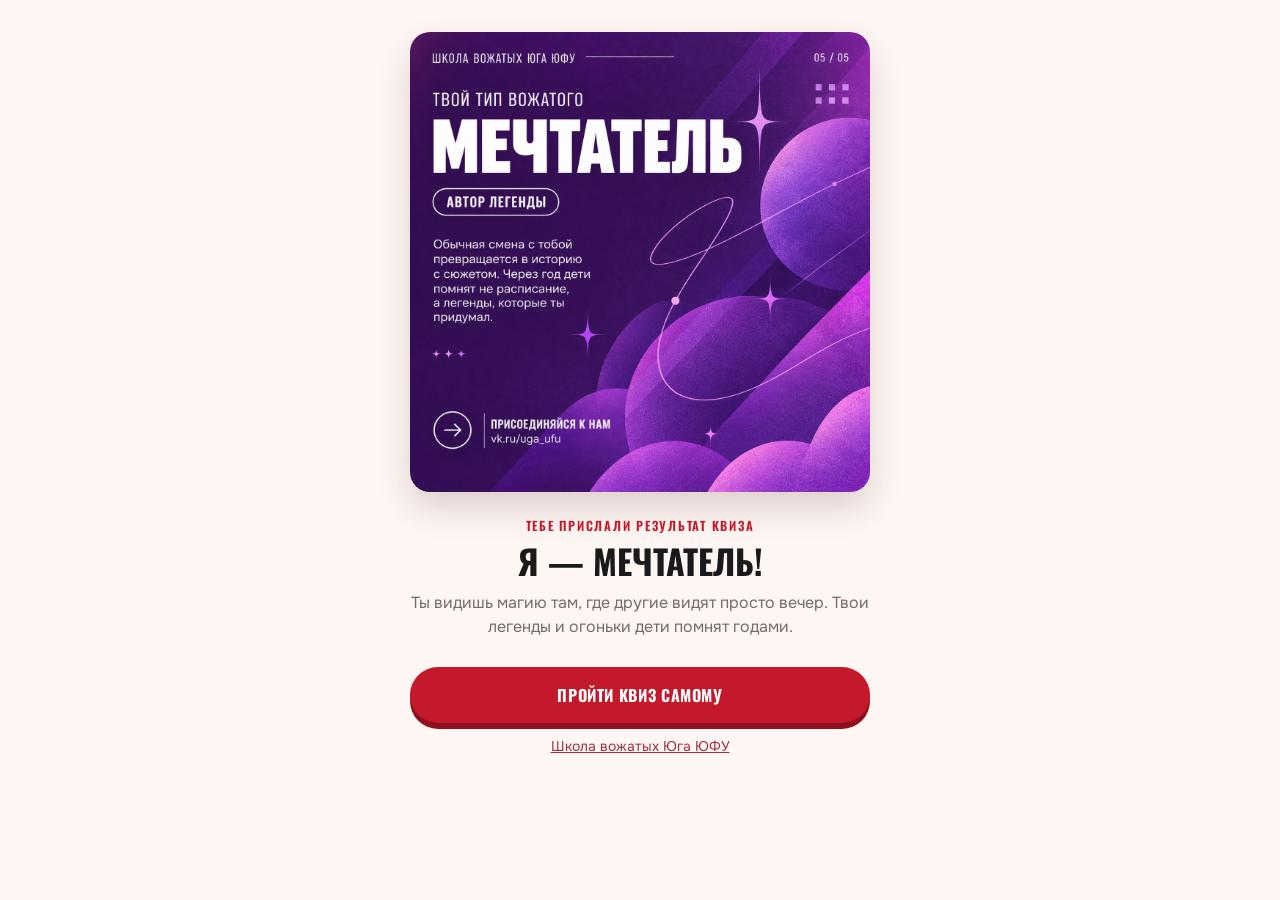
<file: share/dreamer.html>
<!DOCTYPE html>
<html lang="ru">
<head>
<meta charset="UTF-8">
<meta name="viewport" content="width=device-width, initial-scale=1">
<title>Я — Мечтатель! А ты кто? — Школа вожатых Юга ЮФУ</title>
<meta name="description" content="Ты видишь магию там, где другие видят просто вечер. Твои легенды и огоньки дети помнят годами.">

<meta property="og:type" content="website">
<meta property="og:title" content="Я — Мечтатель! А ты кто?">
<meta property="og:description" content="Ты видишь магию там, где другие видят просто вечер. Твои легенды и огоньки дети помнят годами. Пройди квиз и узнай свой тип вожатого.">
<meta property="og:image" content="https://sed4st1.github.io/shv-uga-quiz/share/img/dreamer.jpg">
<meta property="og:url" content="https://sed4st1.github.io/shv-uga-quiz/share/dreamer.html">
<meta name="twitter:card" content="summary_large_image">

<link rel="icon" href="data:image/svg+xml,%3Csvg xmlns='http://www.w3.org/2000/svg' viewBox='0 0 32 32'%3E%3Crect width='32' height='32' rx='6' fill='%23C4192B'/%3E%3C/svg%3E">
<link rel="preconnect" href="https://fonts.googleapis.com">
<link rel="preconnect" href="https://fonts.gstatic.com" crossorigin>
<link href="https://fonts.googleapis.com/css2?family=Oswald:wght@700&family=Onest:wght@400;500&display=swap" rel="stylesheet">
<style>
  :root { --red:#C4192B; --red-deep:#8F0F1E; --warm:#FDF6F3; --ink:#1A1A1A; --muted:#7A6A66; }
  * { box-sizing: border-box; }
  body {
    margin: 0; min-height: 100vh; min-height: 100dvh;
    display: flex; justify-content: center;
    background: var(--warm); color: var(--ink);
    font-family: 'Onest', -apple-system, BlinkMacSystemFont, sans-serif;
    padding: 32px 20px;
  }
  .card { max-width: 460px; width: 100%; text-align: center; }
  .card img {
    width: 100%; border-radius: 20px; display: block; margin-bottom: 24px;
    box-shadow: 0 16px 34px rgba(90,40,35,.18);
  }
  .eyebrow {
    font-family: 'Oswald', sans-serif; font-weight: 600; font-size: 12.5px;
    letter-spacing: .14em; text-transform: uppercase; color: var(--red); margin-bottom: 8px;
  }
  h1 {
    font-family: 'Oswald', sans-serif; font-weight: 700; text-transform: uppercase;
    font-size: 34px; line-height: 1.05; margin: 0 0 12px;
  }
  p { font-size: 16px; line-height: 1.5; color: var(--muted); margin: 0 0 28px; }
  .btn {
    display: block; background: var(--red); color: #fff; text-decoration: none;
    font-family: 'Oswald', sans-serif; font-weight: 700; text-transform: uppercase;
    letter-spacing: .04em; padding: 16px; border-radius: 999px; margin-bottom: 12px;
    box-shadow: 0 6px 0 var(--red-deep);
  }
  .link {
    display: inline-block; color: var(--red-deep); font-size: 14px;
    text-decoration: underline; opacity: .85;
  }
</style>
</head>
<body>
  <div class="card">
    <img src="img/dreamer.jpg" alt="Мечтатель — Школа вожатых Юга ЮФУ">
    <div class="eyebrow">Тебе прислали результат квиза</div>
    <h1>Я — Мечтатель!</h1>
    <p>Ты видишь магию там, где другие видят просто вечер. Твои легенды и огоньки дети помнят годами.</p>
    <a class="btn" href="../index.html">Пройти квиз самому</a>
    <a class="link" href="https://vk.ru/uga_ufu" target="_blank" rel="noopener">Школа вожатых Юга ЮФУ</a>
  </div>
</body>
</html>
</file>
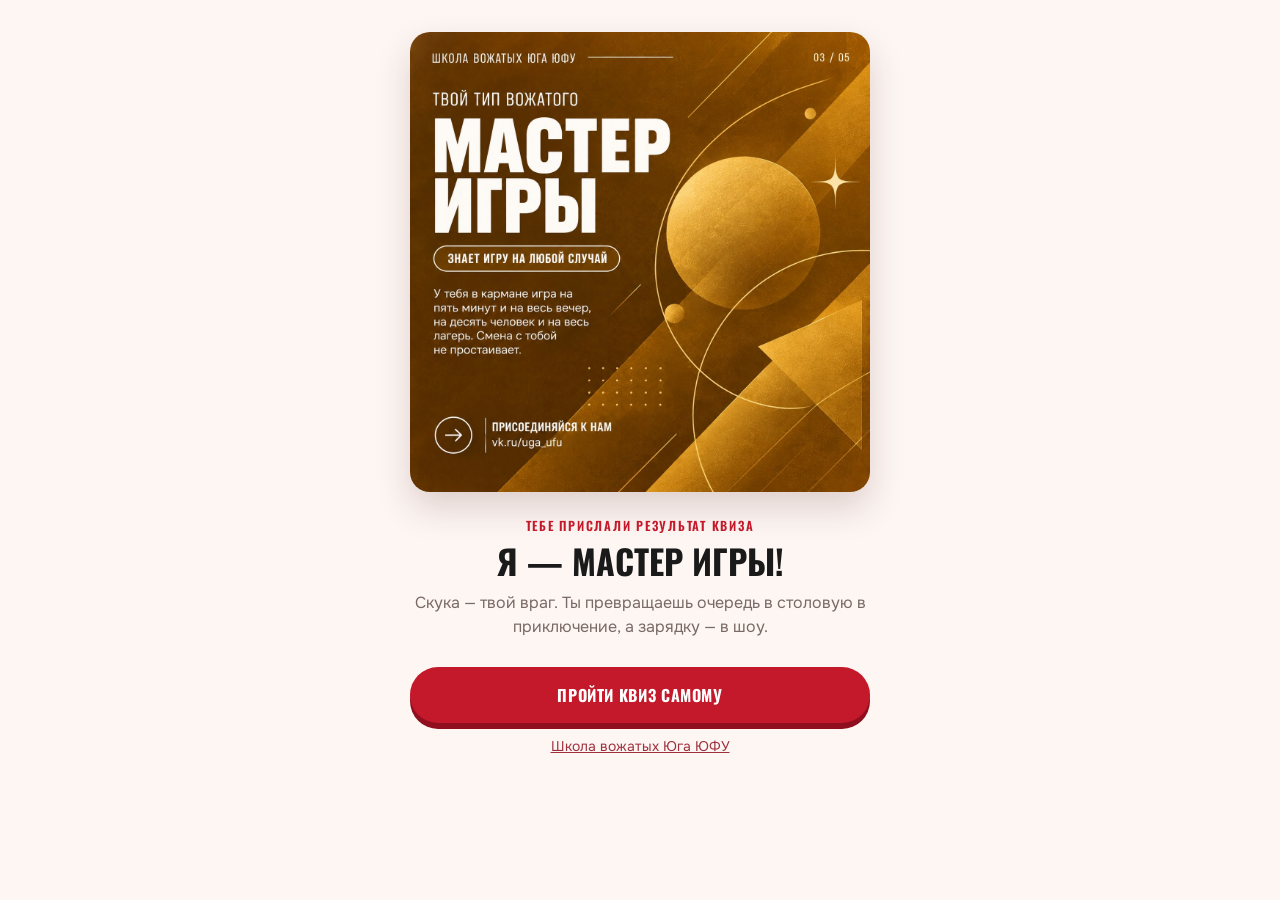
<file: share/game.html>
<!DOCTYPE html>
<html lang="ru">
<head>
<meta charset="UTF-8">
<meta name="viewport" content="width=device-width, initial-scale=1">
<title>Я — Мастер игры! А ты кто? — Школа вожатых Юга ЮФУ</title>
<meta name="description" content="Скука — твой враг. Ты превращаешь очередь в столовую в приключение, а зарядку — в шоу.">

<meta property="og:type" content="website">
<meta property="og:title" content="Я — Мастер игры! А ты кто?">
<meta property="og:description" content="Скука — твой враг. Ты превращаешь очередь в столовую в приключение, а зарядку — в шоу. Пройди квиз и узнай свой тип вожатого.">
<meta property="og:image" content="https://sed4st1.github.io/shv-uga-quiz/share/img/game.jpg">
<meta property="og:url" content="https://sed4st1.github.io/shv-uga-quiz/share/game.html">
<meta name="twitter:card" content="summary_large_image">

<link rel="icon" href="data:image/svg+xml,%3Csvg xmlns='http://www.w3.org/2000/svg' viewBox='0 0 32 32'%3E%3Crect width='32' height='32' rx='6' fill='%23C4192B'/%3E%3C/svg%3E">
<link rel="preconnect" href="https://fonts.googleapis.com">
<link rel="preconnect" href="https://fonts.gstatic.com" crossorigin>
<link href="https://fonts.googleapis.com/css2?family=Oswald:wght@700&family=Onest:wght@400;500&display=swap" rel="stylesheet">
<style>
  :root { --red:#C4192B; --red-deep:#8F0F1E; --warm:#FDF6F3; --ink:#1A1A1A; --muted:#7A6A66; }
  * { box-sizing: border-box; }
  body {
    margin: 0; min-height: 100vh; min-height: 100dvh;
    display: flex; justify-content: center;
    background: var(--warm); color: var(--ink);
    font-family: 'Onest', -apple-system, BlinkMacSystemFont, sans-serif;
    padding: 32px 20px;
  }
  .card { max-width: 460px; width: 100%; text-align: center; }
  .card img {
    width: 100%; border-radius: 20px; display: block; margin-bottom: 24px;
    box-shadow: 0 16px 34px rgba(90,40,35,.18);
  }
  .eyebrow {
    font-family: 'Oswald', sans-serif; font-weight: 600; font-size: 12.5px;
    letter-spacing: .14em; text-transform: uppercase; color: var(--red); margin-bottom: 8px;
  }
  h1 {
    font-family: 'Oswald', sans-serif; font-weight: 700; text-transform: uppercase;
    font-size: 34px; line-height: 1.05; margin: 0 0 12px;
  }
  p { font-size: 16px; line-height: 1.5; color: var(--muted); margin: 0 0 28px; }
  .btn {
    display: block; background: var(--red); color: #fff; text-decoration: none;
    font-family: 'Oswald', sans-serif; font-weight: 700; text-transform: uppercase;
    letter-spacing: .04em; padding: 16px; border-radius: 999px; margin-bottom: 12px;
    box-shadow: 0 6px 0 var(--red-deep);
  }
  .link {
    display: inline-block; color: var(--red-deep); font-size: 14px;
    text-decoration: underline; opacity: .85;
  }
</style>
</head>
<body>
  <div class="card">
    <img src="img/game.jpg" alt="Мастер игры — Школа вожатых Юга ЮФУ">
    <div class="eyebrow">Тебе прислали результат квиза</div>
    <h1>Я — Мастер игры!</h1>
    <p>Скука — твой враг. Ты превращаешь очередь в столовую в приключение, а зарядку — в шоу.</p>
    <a class="btn" href="../index.html">Пройти квиз самому</a>
    <a class="link" href="https://vk.ru/uga_ufu" target="_blank" rel="noopener">Школа вожатых Юга ЮФУ</a>
  </div>
</body>
</html>
</file>
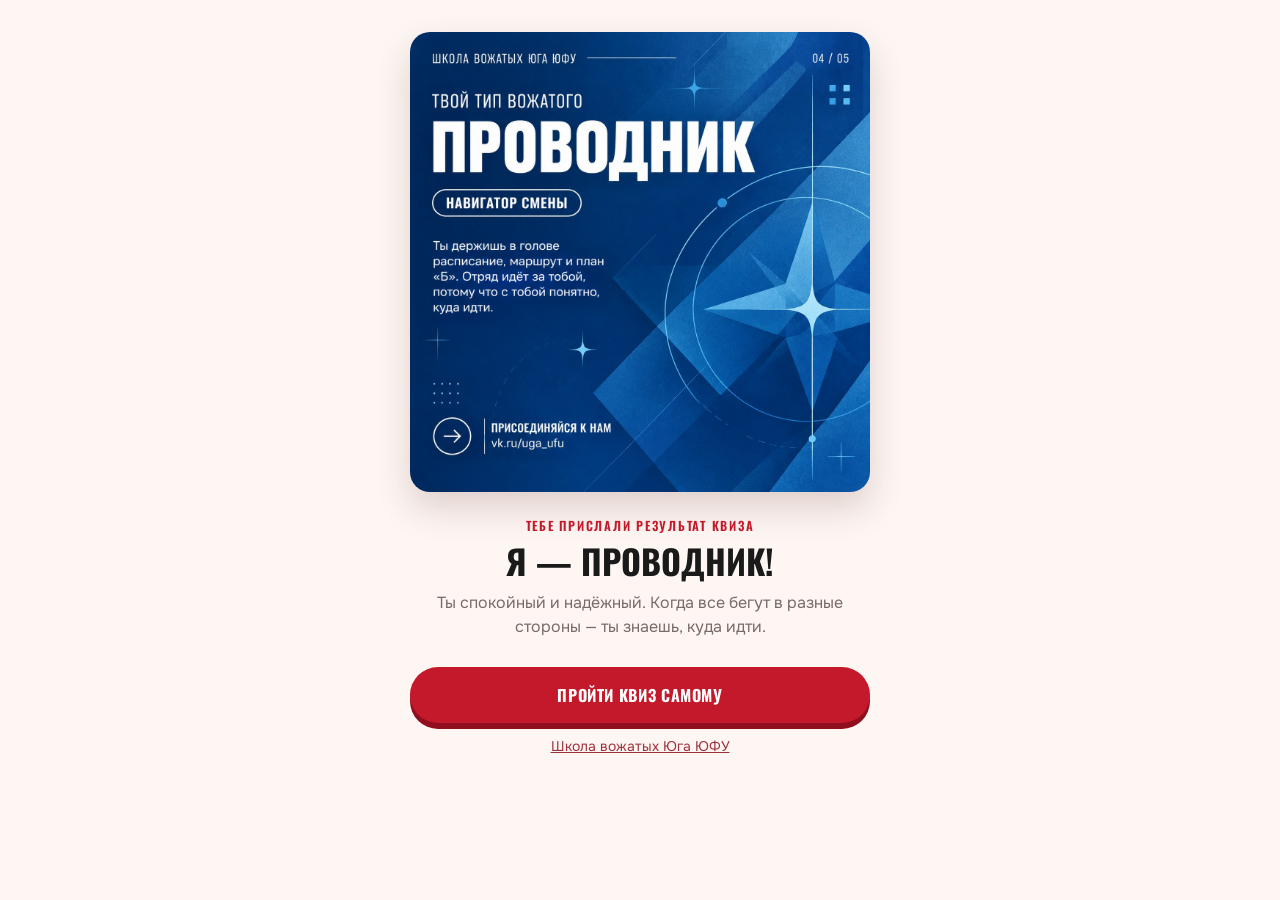
<file: share/guide.html>
<!DOCTYPE html>
<html lang="ru">
<head>
<meta charset="UTF-8">
<meta name="viewport" content="width=device-width, initial-scale=1">
<title>Я — Проводник! А ты кто? — Школа вожатых Юга ЮФУ</title>
<meta name="description" content="Ты спокойный и надёжный. Когда все бегут в разные стороны — ты знаешь, куда идти.">

<meta property="og:type" content="website">
<meta property="og:title" content="Я — Проводник! А ты кто?">
<meta property="og:description" content="Ты спокойный и надёжный. Когда все бегут в разные стороны — ты знаешь, куда идти. Пройди квиз и узнай свой тип вожатого.">
<meta property="og:image" content="https://sed4st1.github.io/shv-uga-quiz/share/img/guide.jpg">
<meta property="og:url" content="https://sed4st1.github.io/shv-uga-quiz/share/guide.html">
<meta name="twitter:card" content="summary_large_image">

<link rel="icon" href="data:image/svg+xml,%3Csvg xmlns='http://www.w3.org/2000/svg' viewBox='0 0 32 32'%3E%3Crect width='32' height='32' rx='6' fill='%23C4192B'/%3E%3C/svg%3E">
<link rel="preconnect" href="https://fonts.googleapis.com">
<link rel="preconnect" href="https://fonts.gstatic.com" crossorigin>
<link href="https://fonts.googleapis.com/css2?family=Oswald:wght@700&family=Onest:wght@400;500&display=swap" rel="stylesheet">
<style>
  :root { --red:#C4192B; --red-deep:#8F0F1E; --warm:#FDF6F3; --ink:#1A1A1A; --muted:#7A6A66; }
  * { box-sizing: border-box; }
  body {
    margin: 0; min-height: 100vh; min-height: 100dvh;
    display: flex; justify-content: center;
    background: var(--warm); color: var(--ink);
    font-family: 'Onest', -apple-system, BlinkMacSystemFont, sans-serif;
    padding: 32px 20px;
  }
  .card { max-width: 460px; width: 100%; text-align: center; }
  .card img {
    width: 100%; border-radius: 20px; display: block; margin-bottom: 24px;
    box-shadow: 0 16px 34px rgba(90,40,35,.18);
  }
  .eyebrow {
    font-family: 'Oswald', sans-serif; font-weight: 600; font-size: 12.5px;
    letter-spacing: .14em; text-transform: uppercase; color: var(--red); margin-bottom: 8px;
  }
  h1 {
    font-family: 'Oswald', sans-serif; font-weight: 700; text-transform: uppercase;
    font-size: 34px; line-height: 1.05; margin: 0 0 12px;
  }
  p { font-size: 16px; line-height: 1.5; color: var(--muted); margin: 0 0 28px; }
  .btn {
    display: block; background: var(--red); color: #fff; text-decoration: none;
    font-family: 'Oswald', sans-serif; font-weight: 700; text-transform: uppercase;
    letter-spacing: .04em; padding: 16px; border-radius: 999px; margin-bottom: 12px;
    box-shadow: 0 6px 0 var(--red-deep);
  }
  .link {
    display: inline-block; color: var(--red-deep); font-size: 14px;
    text-decoration: underline; opacity: .85;
  }
</style>
</head>
<body>
  <div class="card">
    <img src="img/guide.jpg" alt="Проводник — Школа вожатых Юга ЮФУ">
    <div class="eyebrow">Тебе прислали результат квиза</div>
    <h1>Я — Проводник!</h1>
    <p>Ты спокойный и надёжный. Когда все бегут в разные стороны — ты знаешь, куда идти.</p>
    <a class="btn" href="../index.html">Пройти квиз самому</a>
    <a class="link" href="https://vk.ru/uga_ufu" target="_blank" rel="noopener">Школа вожатых Юга ЮФУ</a>
  </div>
</body>
</html>
</file>
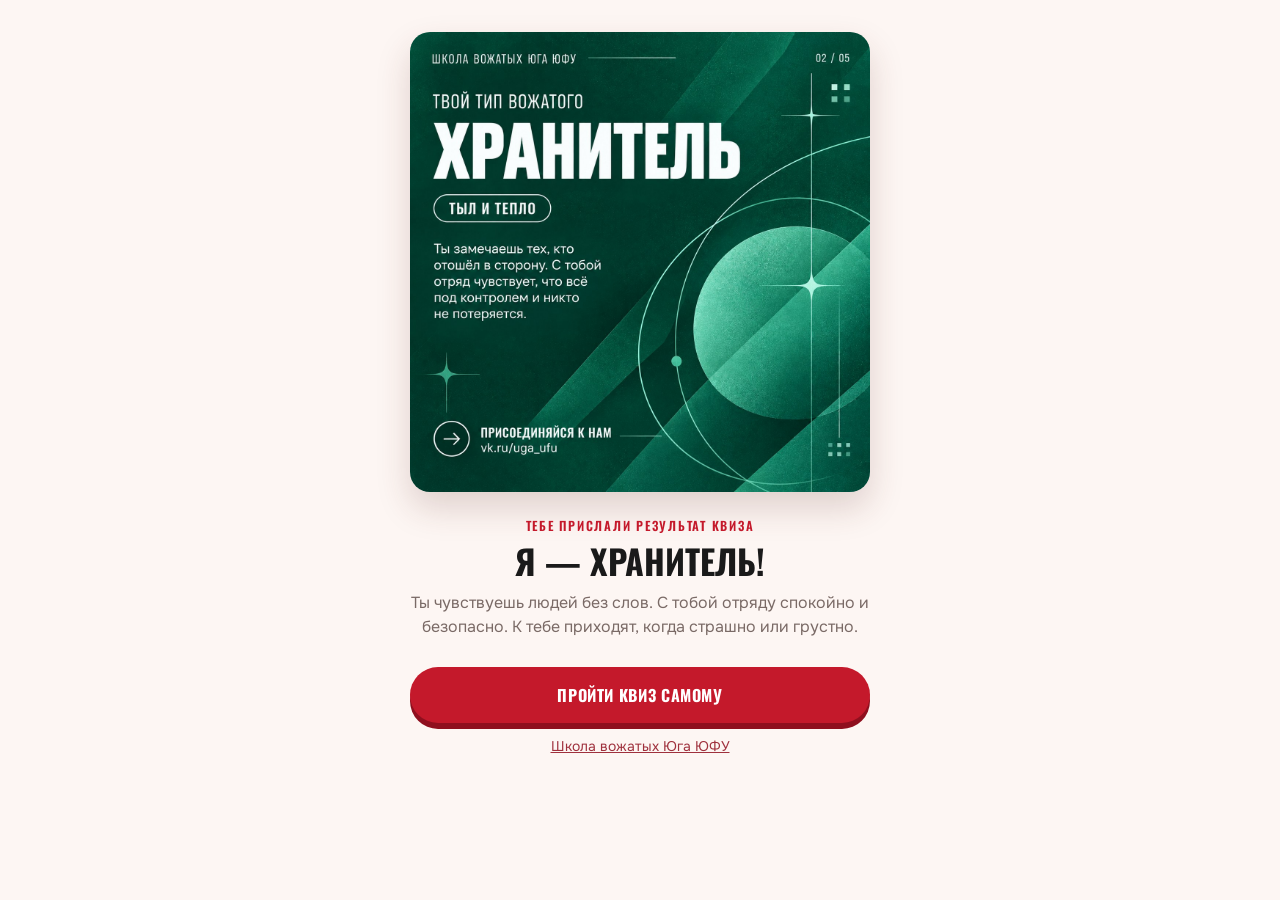
<file: share/keeper.html>
<!DOCTYPE html>
<html lang="ru">
<head>
<meta charset="UTF-8">
<meta name="viewport" content="width=device-width, initial-scale=1">
<title>Я — Хранитель! А ты кто? — Школа вожатых Юга ЮФУ</title>
<meta name="description" content="Ты чувствуешь людей без слов. С тобой отряду спокойно и безопасно. К тебе приходят, когда страшно или грустно.">

<meta property="og:type" content="website">
<meta property="og:title" content="Я — Хранитель! А ты кто?">
<meta property="og:description" content="Ты чувствуешь людей без слов. С тобой отряду спокойно и безопасно. К тебе приходят, когда страшно или грустно. Пройди квиз и узнай свой тип вожатого.">
<meta property="og:image" content="https://sed4st1.github.io/shv-uga-quiz/share/img/keeper.jpg">
<meta property="og:url" content="https://sed4st1.github.io/shv-uga-quiz/share/keeper.html">
<meta name="twitter:card" content="summary_large_image">

<link rel="icon" href="data:image/svg+xml,%3Csvg xmlns='http://www.w3.org/2000/svg' viewBox='0 0 32 32'%3E%3Crect width='32' height='32' rx='6' fill='%23C4192B'/%3E%3C/svg%3E">
<link rel="preconnect" href="https://fonts.googleapis.com">
<link rel="preconnect" href="https://fonts.gstatic.com" crossorigin>
<link href="https://fonts.googleapis.com/css2?family=Oswald:wght@700&family=Onest:wght@400;500&display=swap" rel="stylesheet">
<style>
  :root { --red:#C4192B; --red-deep:#8F0F1E; --warm:#FDF6F3; --ink:#1A1A1A; --muted:#7A6A66; }
  * { box-sizing: border-box; }
  body {
    margin: 0; min-height: 100vh; min-height: 100dvh;
    display: flex; justify-content: center;
    background: var(--warm); color: var(--ink);
    font-family: 'Onest', -apple-system, BlinkMacSystemFont, sans-serif;
    padding: 32px 20px;
  }
  .card { max-width: 460px; width: 100%; text-align: center; }
  .card img {
    width: 100%; border-radius: 20px; display: block; margin-bottom: 24px;
    box-shadow: 0 16px 34px rgba(90,40,35,.18);
  }
  .eyebrow {
    font-family: 'Oswald', sans-serif; font-weight: 600; font-size: 12.5px;
    letter-spacing: .14em; text-transform: uppercase; color: var(--red); margin-bottom: 8px;
  }
  h1 {
    font-family: 'Oswald', sans-serif; font-weight: 700; text-transform: uppercase;
    font-size: 34px; line-height: 1.05; margin: 0 0 12px;
  }
  p { font-size: 16px; line-height: 1.5; color: var(--muted); margin: 0 0 28px; }
  .btn {
    display: block; background: var(--red); color: #fff; text-decoration: none;
    font-family: 'Oswald', sans-serif; font-weight: 700; text-transform: uppercase;
    letter-spacing: .04em; padding: 16px; border-radius: 999px; margin-bottom: 12px;
    box-shadow: 0 6px 0 var(--red-deep);
  }
  .link {
    display: inline-block; color: var(--red-deep); font-size: 14px;
    text-decoration: underline; opacity: .85;
  }
</style>
</head>
<body>
  <div class="card">
    <img src="img/keeper.jpg" alt="Хранитель — Школа вожатых Юга ЮФУ">
    <div class="eyebrow">Тебе прислали результат квиза</div>
    <h1>Я — Хранитель!</h1>
    <p>Ты чувствуешь людей без слов. С тобой отряду спокойно и безопасно. К тебе приходят, когда страшно или грустно.</p>
    <a class="btn" href="../index.html">Пройти квиз самому</a>
    <a class="link" href="https://vk.ru/uga_ufu" target="_blank" rel="noopener">Школа вожатых Юга ЮФУ</a>
  </div>
</body>
</html>
</file>
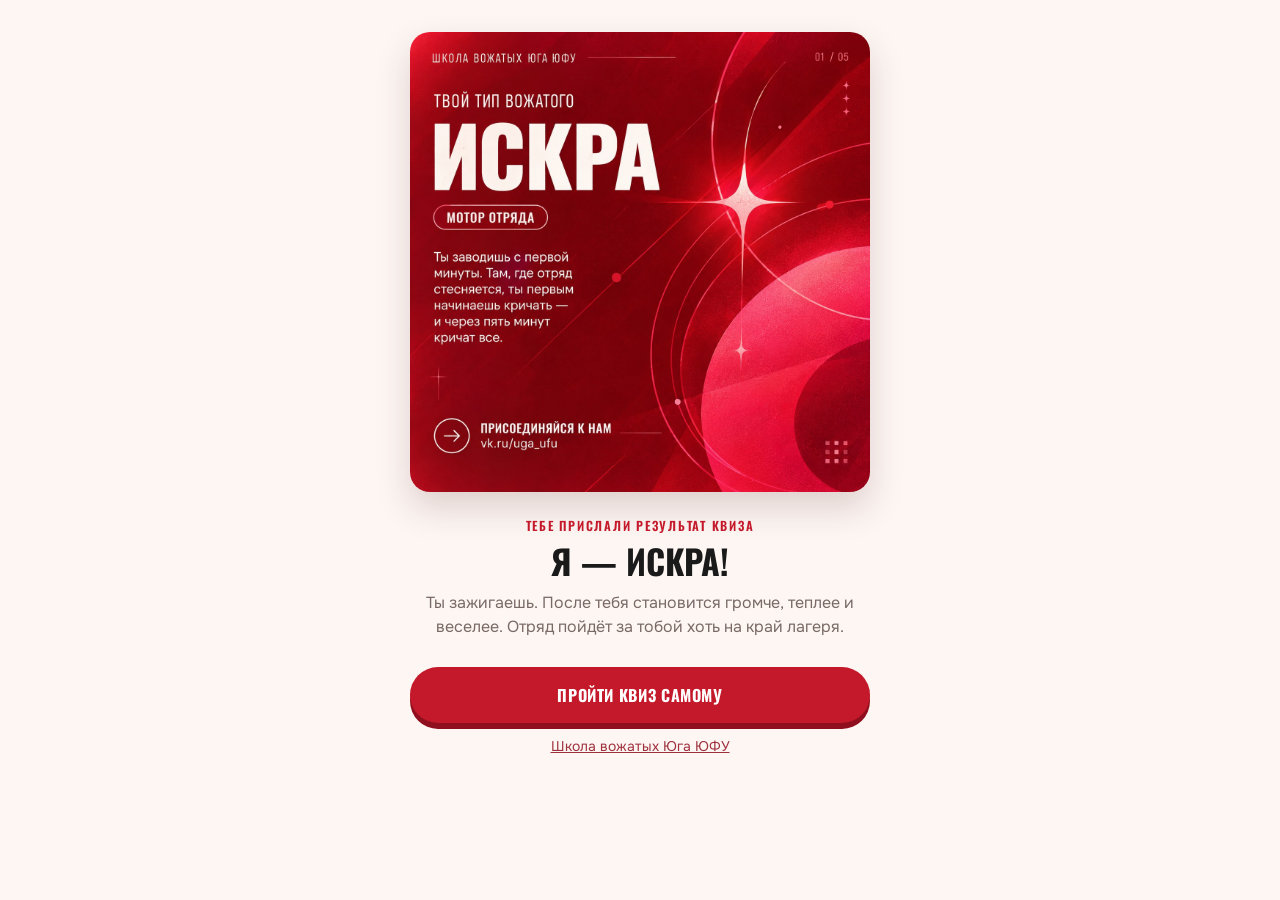
<file: share/spark.html>
<!DOCTYPE html>
<html lang="ru">
<head>
<meta charset="UTF-8">
<meta name="viewport" content="width=device-width, initial-scale=1">
<title>Я — Искра! А ты кто? — Школа вожатых Юга ЮФУ</title>
<meta name="description" content="Ты зажигаешь. После тебя становится громче, теплее и веселее. Отряд пойдёт за тобой хоть на край лагеря.">

<meta property="og:type" content="website">
<meta property="og:title" content="Я — Искра! А ты кто?">
<meta property="og:description" content="Ты зажигаешь. После тебя становится громче, теплее и веселее. Отряд пойдёт за тобой хоть на край лагеря. Пройди квиз и узнай свой тип вожатого.">
<meta property="og:image" content="https://sed4st1.github.io/shv-uga-quiz/share/img/spark.jpg">
<meta property="og:url" content="https://sed4st1.github.io/shv-uga-quiz/share/spark.html">
<meta name="twitter:card" content="summary_large_image">

<link rel="icon" href="data:image/svg+xml,%3Csvg xmlns='http://www.w3.org/2000/svg' viewBox='0 0 32 32'%3E%3Crect width='32' height='32' rx='6' fill='%23C4192B'/%3E%3C/svg%3E">
<link rel="preconnect" href="https://fonts.googleapis.com">
<link rel="preconnect" href="https://fonts.gstatic.com" crossorigin>
<link href="https://fonts.googleapis.com/css2?family=Oswald:wght@700&family=Onest:wght@400;500&display=swap" rel="stylesheet">
<style>
  :root { --red:#C4192B; --red-deep:#8F0F1E; --warm:#FDF6F3; --ink:#1A1A1A; --muted:#7A6A66; }
  * { box-sizing: border-box; }
  body {
    margin: 0; min-height: 100vh; min-height: 100dvh;
    display: flex; justify-content: center;
    background: var(--warm); color: var(--ink);
    font-family: 'Onest', -apple-system, BlinkMacSystemFont, sans-serif;
    padding: 32px 20px;
  }
  .card { max-width: 460px; width: 100%; text-align: center; }
  .card img {
    width: 100%; border-radius: 20px; display: block; margin-bottom: 24px;
    box-shadow: 0 16px 34px rgba(90,40,35,.18);
  }
  .eyebrow {
    font-family: 'Oswald', sans-serif; font-weight: 600; font-size: 12.5px;
    letter-spacing: .14em; text-transform: uppercase; color: var(--red); margin-bottom: 8px;
  }
  h1 {
    font-family: 'Oswald', sans-serif; font-weight: 700; text-transform: uppercase;
    font-size: 34px; line-height: 1.05; margin: 0 0 12px;
  }
  p { font-size: 16px; line-height: 1.5; color: var(--muted); margin: 0 0 28px; }
  .btn {
    display: block; background: var(--red); color: #fff; text-decoration: none;
    font-family: 'Oswald', sans-serif; font-weight: 700; text-transform: uppercase;
    letter-spacing: .04em; padding: 16px; border-radius: 999px; margin-bottom: 12px;
    box-shadow: 0 6px 0 var(--red-deep);
  }
  .link {
    display: inline-block; color: var(--red-deep); font-size: 14px;
    text-decoration: underline; opacity: .85;
  }
</style>
</head>
<body>
  <div class="card">
    <img src="img/spark.jpg" alt="Искра — Школа вожатых Юга ЮФУ">
    <div class="eyebrow">Тебе прислали результат квиза</div>
    <h1>Я — Искра!</h1>
    <p>Ты зажигаешь. После тебя становится громче, теплее и веселее. Отряд пойдёт за тобой хоть на край лагеря.</p>
    <a class="btn" href="../index.html">Пройти квиз самому</a>
    <a class="link" href="https://vk.ru/uga_ufu" target="_blank" rel="noopener">Школа вожатых Юга ЮФУ</a>
  </div>
</body>
</html>
</file>
